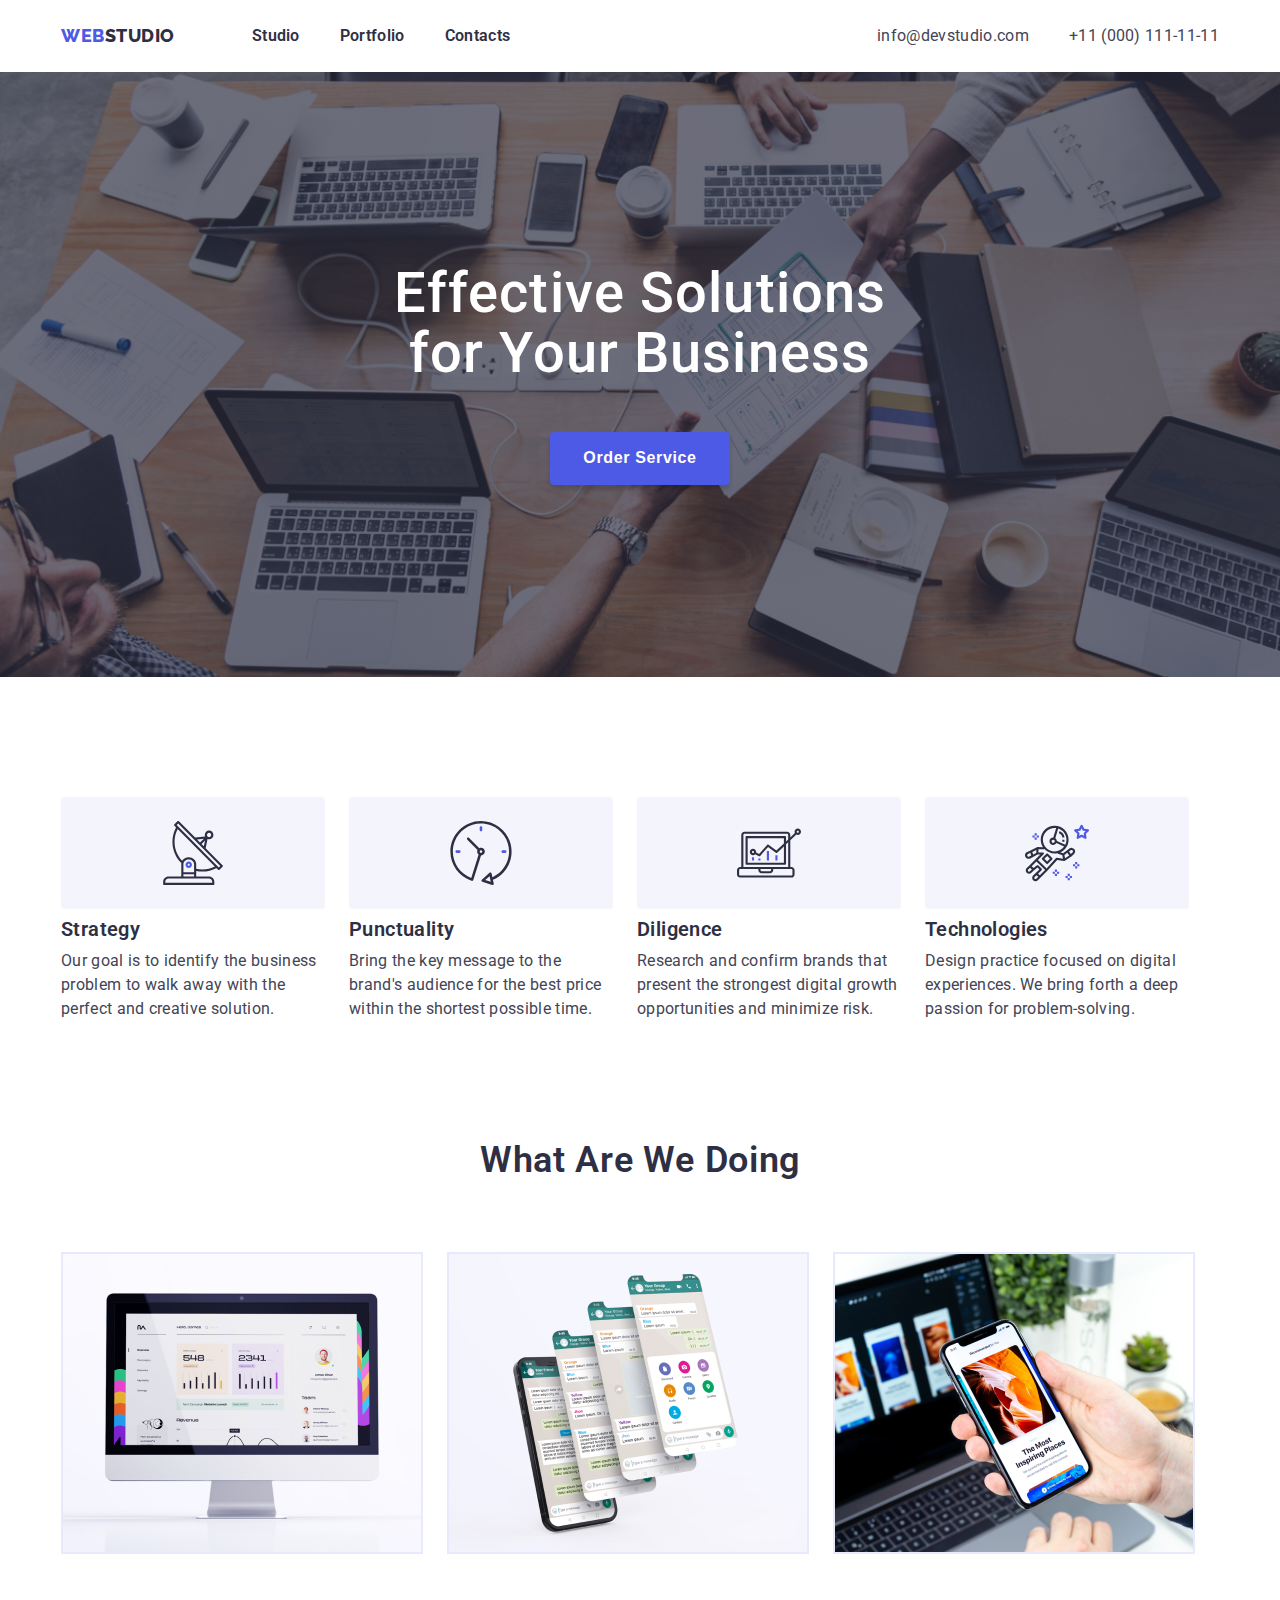
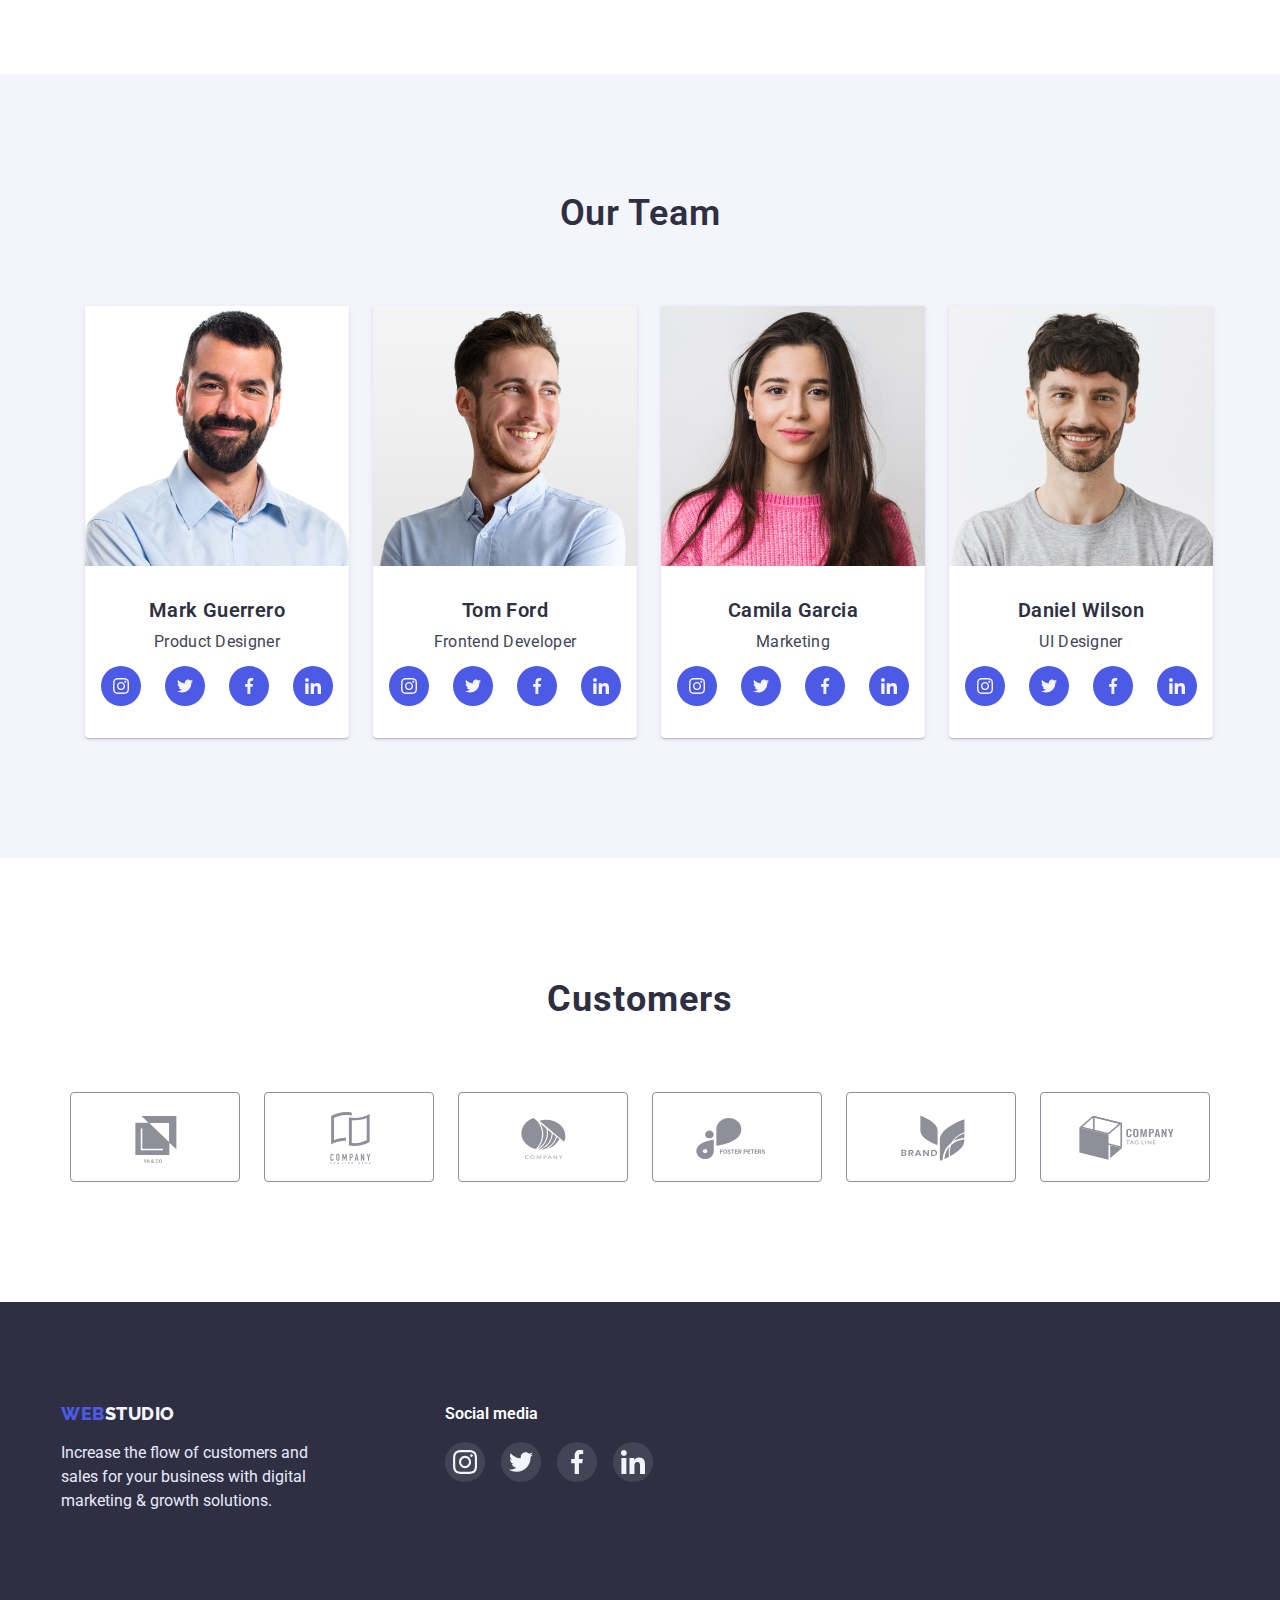
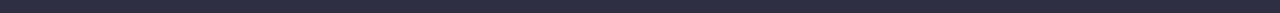
<file: index.html>
<!DOCTYPE html>
<html lang="en">
<head>
    <meta charset="UTF-8"/>
    <meta http-equiv="X-UA-Compatible" content="IE=edge"/>
    <meta name="viewport" content="width=, initial-scale=1.0"/>
    <title>Homework 4.0</title>

    <link 
    rel="stylesheet" 
    href="https://cdnjs.cloudflare.com/ajax/libs/modern-normalize/1.1.0/modern-normalize.min.css" 
    integrity="sha512-wpPYUAdjBVSE4KJnH1VR1HeZfpl1ub8YT/NKx4PuQ5NmX2tKuGu6U/JRp5y+Y8XG2tV+wKQpNHVUX03MfMFn9Q==" 
    crossorigin="anonymous" 
    referrerpolicy="no-referrer" 
    />
    
    <link rel="preconnect" href="https://fonts.googleapis.com"/>
    <link rel="preconnect" href="https://fonts.gstatic.com" crossorigin/>
    <link href="https://fonts.googleapis.com/css2?family=Raleway:wght@800&family=Roboto:wght@400;500;700;900&display=swap" rel="stylesheet"/>

    <link rel="stylesheet" href="./css/styles.css"/>
</head>

<body>
    <!-- HEADER -->
    <header class="header">
        <div class="container header-container">
            <nav class="logo-nav flex">
                <a href="./index.html" class="logo"> 
                    <span class="logo-web">WEB</span>STUDIO
                </a>

                <ul class="header-list list">
                    <li class="header-item"><a class="header-link" href="./index.html">Studio</a></li>
                    <li class="header-item"><a class="header-link" href="./portfolio.html">Portfolio</a></li>
                    <li class="header-item"><a class="header-link" href="#">Contacts</a></li>
                </ul>
            </nav>
            <div class="header-contacts">
                <ul class="header-list-contacts list">
                    <li class="header-item">
                        <a class="header-email link-email" href="mailto:info@devstudio.com">info@devstudio.com</a>
                    </li>
                    <li class="header-item">
                        <a class="header-phone link-phone" href="tel:+11(000)111-11-11">+11 (000) 111-11-11</a>
                    </li>
                </ul>
            </div>
        </div>
    </header>
    <main>
        <!-- HERO -->
        <section class="section hero">
            <div class="container">
                <h1 class="hero-title">Effective Solutions <br /> for Your Business</h1>
                <button class="hero-button button" type="button">Order Service</button> 
            </div>
        </section>
            <!-- FEATURES -->
        <section class="section features">
            <div class="container">
                <h2 class="title" hidden>Features</h2>
                <ul class="features-list flex">
                    <li class="features-list-item">
                        <div class="features-icon-item">
                            <svg class="features-icon antenna">
                                <use href="./images/features-icons.svg#icon-antenna"></use>
                            </svg>
                        </div>
                        <h3 class="features-title">Strategy</h3>
                        <p class="features-text">Our goal is to identify the business problem to walk away with the perfect and creative solution.</p>
                    </li>
                    <li class="features-list-item">
                        <div class="features-icon-item">
                            <svg class="features-icon clock">
                                <use href="./images/features-icons.svg#icon-clock"></use>
                            </svg>
                        </div>
                        <h3 class="features-title">Punctuality</h3>
                        <p class="features-text">Bring the key message to the brand's audience for the best price within the shortest possible time.</p>
                    </li>
                    <li class="features-list-item">
                        <div class="features-icon-item">
                            <svg class="features-icon diagram">
                                <use href="./images/features-icons.svg#icon-diagram"></use>
                            </svg>
                        </div>
                        <h3 class="features-title">Diligence</h3>
                        <p class="features-text">Research and confirm brands that present the strongest digital growth opportunities and minimize risk.</p>
                    </li>
                    <li class="features-list-item">
                        <div class="features-icon-item">
                            <svg class="features-icon astronaut">
                                <use href="./images/features-icons.svg#icon-astronaut"></use>
                            </svg>
                        </div>
                        <h3 class="features-title">Technologies</h3>
                        <p class="features-text">Design practice focused on digital experiences. We bring forth a deep passion for problem-solving.</p>
                    </li>
                </ul>
            </div>
        </section>
            <!-- SERVICE -->
        <section class="section service">
            <div class="container">
                <h2 class="service-title">What are we doing</h2>
                <ul class="service-list flex">
                    <li class="service-img">
                        <img width="360" height="300" src="./images/photo-1.jpg" alt="photo 1">
                    </li>
                    <li class="service-img">
                        <img width="360" height="300" src="./images/photo-2.jpg" alt="photo 2">
                    </li>
                    <li class="service-img">
                        <img width="360" height="300" src="./images/photo-3.jpg" alt="photo 3">
                    </li>
                </ul>
            </div>
        </section>
            <!-- ASIDE -->
        <section class="section aside">
            <div class="container">
                <h2 class="aside-title">Our Team</h2>
                    <ul class="aside-list flex">
                        <li class="aside-item shadow">
                            <img width="264" height="260" src="./images/photo-4.jpg" alt="Mark Guerrero">
                            <div class="card-name">
                                <h3 class="aside-card-name">Mark Guerrero</h3>
                                <p class="aside-card-positions">Product Designer</p>
                                <ul class="aside-soc-list list">
                                    <li class="aside-soc-item">
                                        <a href="#" class="aside-soc-link instagram">
                                            <svg class="aside-icon">
                                                <use href="./images/soc-icons.svg#icon-instagram"></use>
                                            </svg>
                                        </a>
                                    </li>
                                    <li class="aside-soc-item">
                                        <a href="#" class="aside-soc-link twitter">
                                            <svg class="aside-icon">
                                                <use href="./images/soc-icons.svg#icon-twitter"></use>
                                            </svg>
                                        </a>
                                    </li>
                                    <li class="aside-soc-item">
                                        <a href="#" class="aside-soc-link facebook">
                                            <svg class="aside-icon">
                                                <use href="./images/soc-icons.svg#icon-facebook"></use>
                                            </svg>
                                        </a>
                                    </li>
                                    <li class="aside-soc-item">
                                        <a href="#" class="aside-soc-link linkedin">
                                            <svg class="aside-icon">
                                                <use href="./images/soc-icons.svg#icon-linkedin"></use>
                                            </svg>
                                        </a>
                                    </li>
                                </ul>
                            </div>
                        </li>
                        <li class="aside-item">
                            <img width="264" height="260" src="./images/photo-5.jpg" alt="Tom Ford">
                            <div class="card-name">
                                <h3 class="aside-card-name">Tom Ford</h3>
                                <p class="aside-card-positions">Frontend Developer</p>
                                <ul class="aside-soc-list list">
                                    <li class="aside-soc-item">
                                        <a href="#" class="aside-soc-link instagram">
                                            <svg class="aside-icon">
                                                <use href="./images/soc-icons.svg#icon-instagram"></use>
                                            </svg>
                                        </a>
                                    </li>
                                    <li class="aside-soc-item">
                                        <a href="#" class="aside-soc-link twitter">
                                            <svg class="aside-icon">
                                                <use href="./images/soc-icons.svg#icon-twitter"></use>
                                            </svg>
                                        </a>
                                    </li>
                                    <li class="aside-soc-item">
                                        <a href="#" class="aside-soc-link facebook">
                                            <svg class="aside-icon">
                                                <use href="./images/soc-icons.svg#icon-facebook"></use>
                                            </svg>
                                        </a>
                                    </li>
                                    <li class="aside-soc-item">
                                        <a href="#" class="aside-soc-link linkedin">
                                            <svg class="aside-icon">
                                                <use href="./images/soc-icons.svg#icon-linkedin"></use>
                                            </svg>
                                        </a>
                                    </li>
                                </ul>
                            </div>
                        </li>
                        <li class="aside-item">
                            <img width="264" height="260" src="./images/photo-6.jpg" alt="Camila Garcia">
                            <div class="card-name">
                                <h3 class="aside-card-name">Camila Garcia</h3>
                                <p class="aside-card-positions">Marketing</p>
                                <ul class="aside-soc-list list">
                                    <li class="aside-soc-item">
                                        <a href="#" class="aside-soc-link instagram">
                                            <svg class="aside-icon">
                                                <use href="./images/soc-icons.svg#icon-instagram"></use>
                                            </svg>
                                        </a>
                                    </li>
                                    <li class="aside-soc-item">
                                        <a href="#" class="aside-soc-link twitter">
                                            <svg class="aside-icon">
                                                <use href="./images/soc-icons.svg#icon-twitter"></use>
                                            </svg>
                                        </a>
                                    </li>
                                    <li class="aside-soc-item">
                                        <a href="#" class="aside-soc-link facebook">
                                            <svg class="aside-icon">
                                                <use href="./images/soc-icons.svg#icon-facebook"></use>
                                            </svg>
                                        </a>
                                    </li>
                                    <li class="aside-soc-item">
                                        <a href="#" class="aside-soc-link linkedin">
                                            <svg class="aside-icon">
                                                <use href="./images/soc-icons.svg#icon-linkedin"></use>
                                            </svg>
                                        </a>
                                    </li>
                                </ul>
                            </div>
                        </li>
                        <li class="aside-item">
                            <img width="264" height="260" src="./images/photo-7.jpg" alt="Daniel Wilson">
                            <div class="card-name">
                                <h3 class="aside-card-name">Daniel Wilson</h3>
                                <p class="aside-card-positions">UI Designer</p>
                                <ul class="aside-soc-list list">
                                    <li class="aside-soc-item">
                                        <a href="#" class="aside-soc-link instagram">
                                            <svg class="aside-icon">
                                                <use href="./images/soc-icons.svg#icon-instagram"></use>
                                            </svg>
                                        </a>
                                    </li>
                                    <li class="aside-soc-item">
                                        <a href="#" class="aside-soc-link twitter">
                                            <svg class="aside-icon">
                                                <use href="./images/soc-icons.svg#icon-twitter"></use>
                                            </svg>
                                        </a>
                                    </li>
                                    <li class="aside-soc-item">
                                        <a href="#" class="aside-soc-link facebook">
                                            <svg class="aside-icon">
                                                <use href="./images/soc-icons.svg#icon-facebook"></use>
                                            </svg>
                                        </a>
                                    </li>
                                    <li class="aside-soc-item">
                                        <a href="#" class="aside-soc-link linkedin">
                                            <svg class="aside-icon">
                                                <use href="./images/soc-icons.svg#icon-linkedin"></use>
                                            </svg>
                                        </a>
                                    </li>
                                </ul>
                            </div>
                        </li>
                    </ul>
            </div>
        </section>
        <!-- CUSTOMERS -->
        <section class="section customers">
            <h2 class="customers-title">Customers</h2>
            <ul class="customers-list list">
                <li class="customers-item">
                    <a class="customers-logo" href="#">
                        <svg class="customers-link">
                            <use href="./images/customers-logos.svg#icon-Logo-1"></use>
                        </svg>
                    </a>
                </li>
                <li class="customers-item">
                    <a class="customers-logo" href="#">
                        <svg class="customers-link">
                            <use href="./images/customers-logos.svg#icon-Logo-2"></use>
                        </svg>
                    </a>
                </li>
                <li class="customers-item">
                    <a class="customers-logo" href="#">
                        <svg class="customers-link">
                            <use href="./images/customers-logos.svg#icon-Logo-3"></use>
                        </svg>
                    </a>
                </li>
                <li class="customers-item">
                    <a class="customers-logo" href="#">
                        <svg class="customers-link">
                            <use href="./images/customers-logos.svg#icon-Logo-4"></use>
                        </svg>
                    </a>
                </li>
                <li class="customers-item">
                    <a class="customers-logo" href="#">
                        <svg class="customers-link">
                            <use href="./images/customers-logos.svg#icon-Logo-5"></use>
                        </svg>
                    </a>
                </li>
                <li class="customers-item">
                    <a class="customers-logo" href="#">
                        <svg class="customers-link">
                            <use href="./images/customers-logos.svg#icon-Logo-6"></use>
                        </svg>
                    </a>
                </li>
            </ul>
        </section>
    </main>
    <!-- FOOTER -->
    <footer class="footer">
        <div class="container footer-logo">
            <div>
                <a class="logo" href="./index.html"> <span class="logo-web">WEB</span>STUDIO</a>
                <p class="footer-text">Increase the flow of customers and sales for your business with digital marketing & growth solutions.</p>
            </div>    
            <div class="footer-soc-media">
                <p class="footer-soc-position">Social media</p>
                <ul class="footer-item">
                    <li class="footer-link">
                        <a class="footer-soc-link" href="#">
                            <svg class="footer-soc-list instagram">
                                <use href="./images/soc-icons.svg#icon-instagram"></use>
                            </svg>
                        </a>
                    </li>
                    <li class="footer-link">
                        <a class="footer-soc-link" href="#">
                            <svg class="footer-soc-list twitter">
                                <use href="./images/soc-icons.svg#icon-twitter"></use>
                            </svg>
                        </a>
                    </li>
                    <li class="footer-link">
                        <a class="footer-soc-link" href="#">
                            <svg class="footer-soc-list facebook">
                                <use href="./images/soc-icons.svg#icon-facebook"></use>
                            </svg>
                        </a>
                    </li>
                    <li class="footer-link">
                        <a class="footer-soc-link" href="#">
                            <svg class="footer-soc-list linkedin">
                                <use href="./images/soc-icons.svg#icon-linkedin"></use>
                            </svg>
                        </a>
                    </li>
                </ul>
            </div>
        </div>
    </footer>

</body>
</html>
</file>
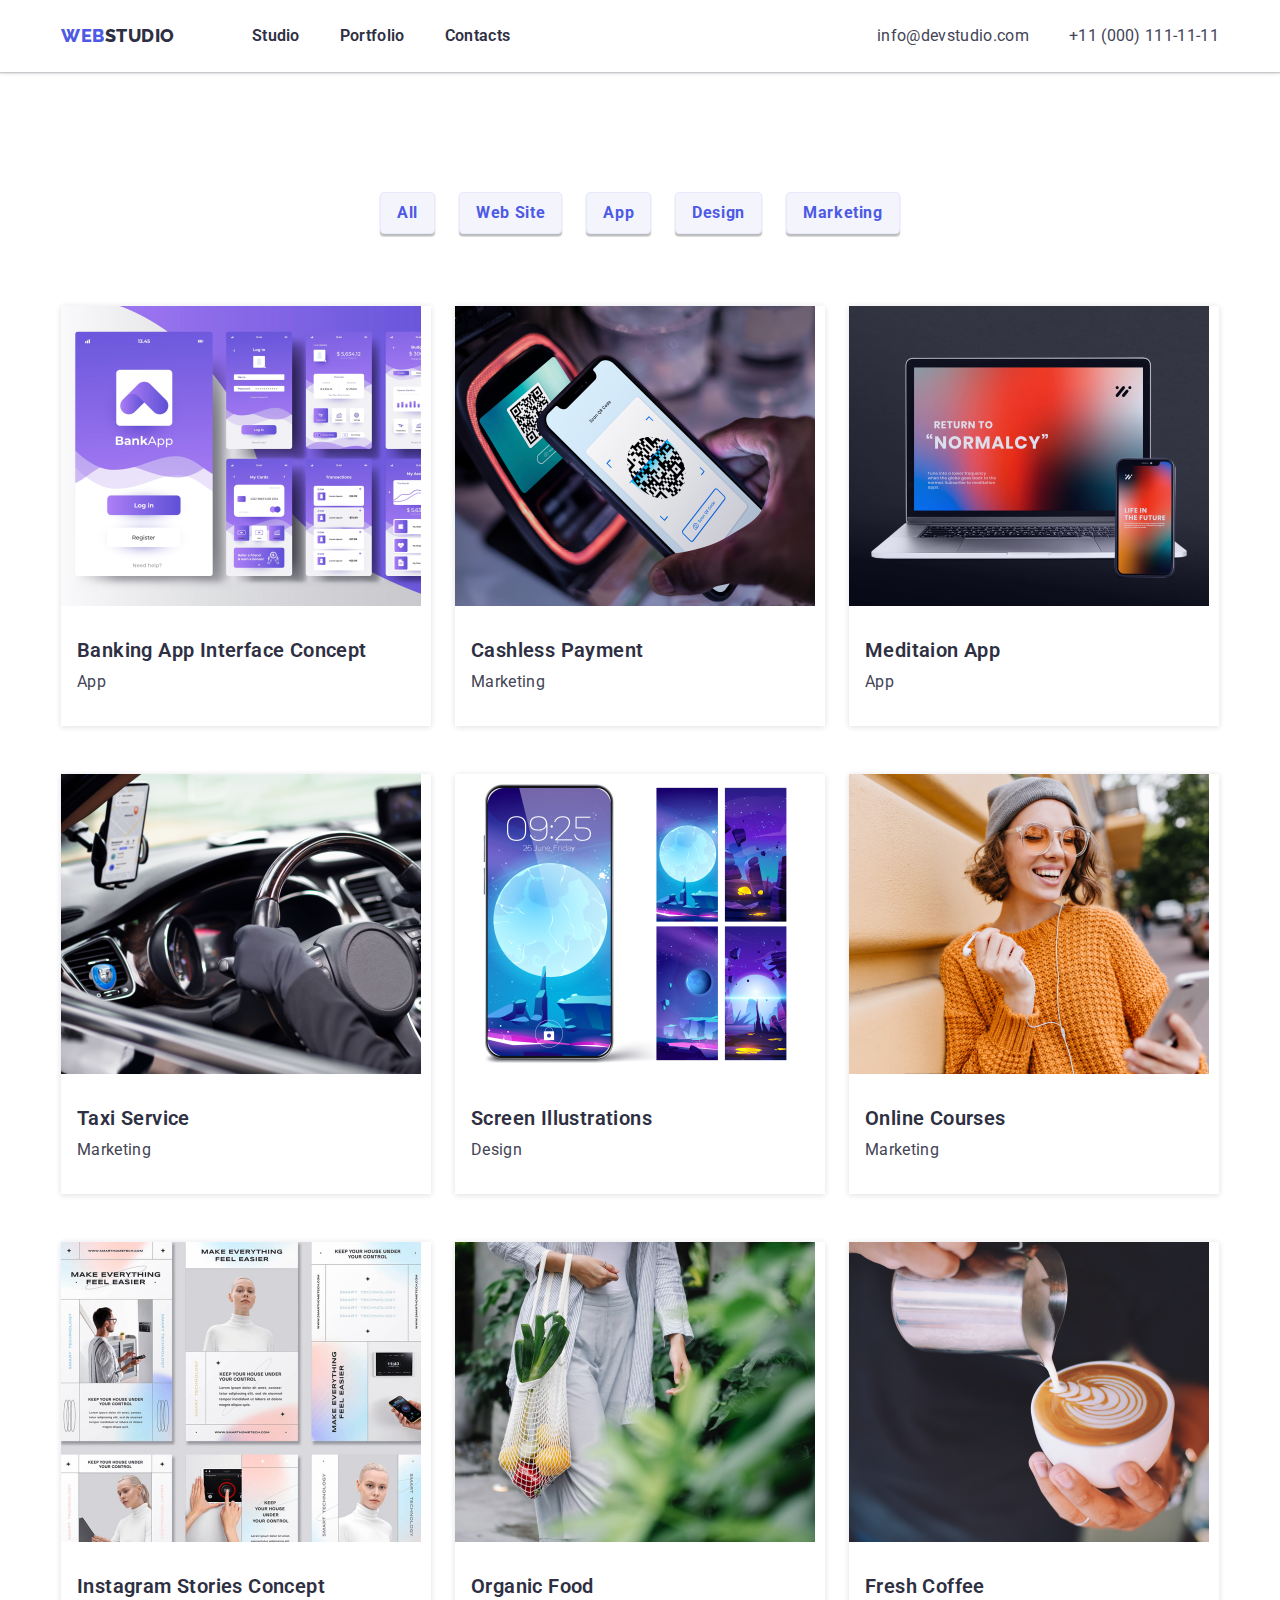
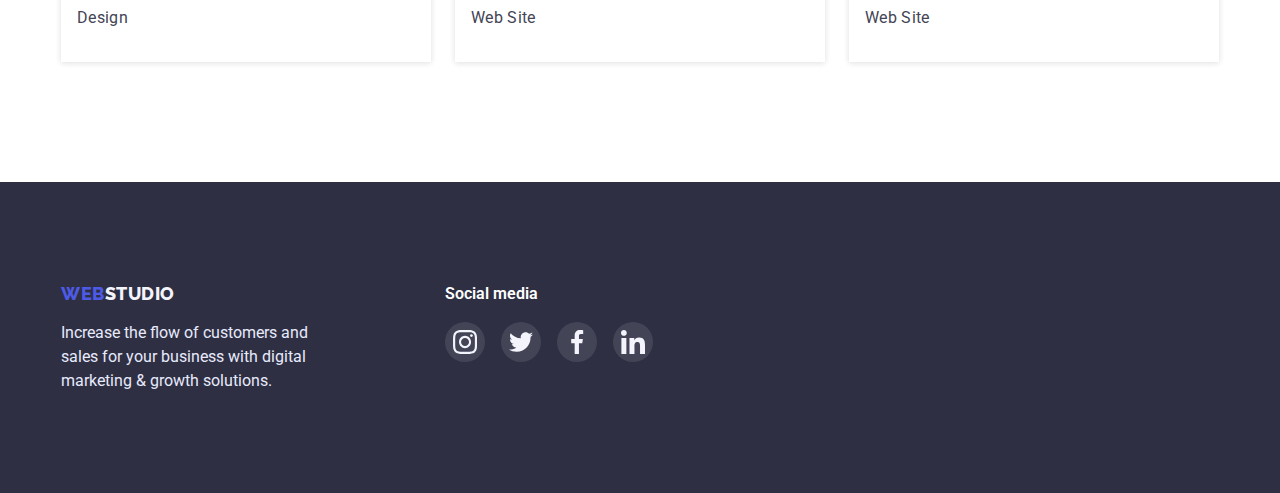
<file: portfolio.html>
<!DOCTYPE html>
<html lang="en">
<head>
    <meta charset="UTF-8"/>
    <meta http-equiv="X-UA-Compatible" content="IE=edge"/>
    <meta name="viewport" content="width=, initial-scale=1.0"/>
    <title>Portfolio</title>

    <link 
    rel="stylesheet" 
    href="https://cdnjs.cloudflare.com/ajax/libs/modern-normalize/1.1.0/modern-normalize.min.css" 
    integrity="sha512-wpPYUAdjBVSE4KJnH1VR1HeZfpl1ub8YT/NKx4PuQ5NmX2tKuGu6U/JRp5y+Y8XG2tV+wKQpNHVUX03MfMFn9Q==" 
    crossorigin="anonymous" 
    referrerpolicy="no-referrer" 
    />
    
    <link rel="preconnect" href="https://fonts.googleapis.com"/>
    <link rel="preconnect" href="https://fonts.gstatic.com" crossorigin/>
    <link href="https://fonts.googleapis.com/css2?family=Raleway:wght@800&family=Roboto:wght@400;500;700;900&display=swap" rel="stylesheet"/>

    <link rel="stylesheet" href="./css/styles.css"/>
</head>

<body>
    <!-- HEADER -->
    <header class="header">
        <div class="container header-container">
            <nav class="logo-nav flex">
                <a href="./index.html" class="logo"> 
                    <span class="logo-web">WEB</span>STUDIO
                </a>

                <ul class="header-list list">
                    <li class="header-item"><a class="header-link" href="./index.html">Studio</a></li>
                    <li class="header-item"><a class="header-link" href="./portfolio.html">Portfolio</a></li>
                    <li class="header-item"><a class="header-link" href="#">Contacts</a></li>
                </ul>
            </nav>
            <div class="header-contacts">
                <ul class="header-list-contacts list">
                    <li class="header-item">
                        <a class="header-email link-email" href="mailto:info@devstudio.com">info@devstudio.com</a>
                    </li>
                    <li class="header-item">
                        <a class="header-phone link-phone" href="tel:+11(000)111-11-11">+11 (000) 111-11-11</a>
                    </li>
                </ul>
            </div>
    </header>
    <main>
        <section class="section portfolio-hero">
            <!-- PORTFOLIO-HERO -->
            <div class="container">
                <h1 class="visually-hidden">Portfolio</h1>
                <ul class="filter list">
                    <li class="portfolio-buttons"><button type="button" class="btn">All</button></li>
                    <li class="portfolio-buttons"><button type="button" class="btn">Web Site</button></li>
                    <li class="portfolio-buttons"><button type="button" class="btn">App</button></li>
                    <li class="portfolio-buttons"><button type="button" class="btn">Design</button></li>
                    <li class="portfolio-buttons"><button type="button" class="btn">Marketing</button></li>
                </ul>
            <!-- BENEFITS -->
                <ul class="benefits-list list">
                    <li class="benefits-list-item">
                        <a class="benefits-link link" href="">
                        <img width="360" height="300" src="./images/photo-8.jpg" alt="Banking App">
                        <div class="info">
                            <h3 class="benefits-title">Banking App Interface Concept</h3>
                            <p class="benefits-text">App</p>
                        </div>
                        </a>
                    </li>
                    <li class="benefits-list-item">
                        <a class="benefits-link link" href="">
                        <img width="360" height="300" src="./images/photo-16.jpg" alt="Cashless Payment">
                        <div class="info">
                            <h3 class="benefits-title">Cashless Payment</h3>
                            <p class="benefits-text">Marketing</p>
                        </div>
                        </a>
                    </li>
                    <li class="benefits-list-item">
                        <a class="benefits-link link" href="">
                        <img width="360" height="300" src="./images/photo-9.jpg" alt="Maditation App">
                        <div class="info">
                            <h3 class="benefits-title">Meditaion App</h3>
                            <p class="benefits-text">App</p>
                        </div>
                        </a>
                    </li>
                    <li class="benefits-list-item">
                        <a class="benefits-link link" href="">
                        <img width="360" height="300" src="./images/photo-10.jpg" alt="Taxi Service">
                        <div class="info">
                            <h3 class="benefits-title">Taxi Service</h3>
                            <p class="benefits-text">Marketing</p>
                        </div>
                        </a>
                    </li>
                    <li class="benefits-list-item">
                        <a class="benefits-link link" href="">
                        <img width="360" height="300" src="./images/photo-11.jpg" alt="Screen Illustrations">
                        <div class="info">
                            <h3 class="benefits-title">Screen Illustrations</h3>
                            <p class="benefits-text">Design</p>
                        </div>
                        </a>
                    </li>
                    <li class="benefits-list-item">
                        <a class="benefits-link link" href="">
                        <img width="360" height="300" src="./images/photo-12.jpg" alt="Online Courses">
                        <div class="info">
                            <h3 class="benefits-title">Online Courses</h3>
                            <p class="benefits-text">Marketing</p>
                        </div>
                        </a>
                    </li>
                    <li class="benefits-list-item">
                        <a class="benefits-link link" href="">
                        <img width="360" height="300" src="./images/photo-13.jpg" alt="Instagram Stories Concept">
                        <div class="info">
                            <h3 class="benefits-title">Instagram Stories Concept</h3>
                            <p class="benefits-text">Design</p>
                        </div>
                        </a>
                    </li>
                    <li class="benefits-list-item">
                        <a class="benefits-link link" href="">
                        <img width="360" height="300" src="./images/photo-14.jpg" alt="Organic Food">
                        <div class="info">
                            <h3 class="benefits-title">Organic Food</h3>
                            <p class="benefits-text">Web Site</p>
                        </div>
                        </a>
                    </li>
                    <li class="benefits-list-item">
                        <a class="benefits-link link" href="">
                        <img width="360" height="300" src="./images/photo-15.jpg" alt="Maditation App">
                        <div class="info">
                            <h3 class="benefits-title">Fresh Coffee</h3>
                            <p class="benefits-text">Web Site</p>
                        </div>
                        </a>
                    </li>
                </ul>
            </div>
        </section>
    </main>
    <!-- FOOTER -->
    <footer class="footer">
        <div class="container footer-logo">
            <div>
                <a class="logo" href="./index.html"> <span class="logo-web">WEB</span>STUDIO</a>
                <p class="footer-text">Increase the flow of customers and sales for your business with digital marketing & growth solutions.</p>
            </div>    
            <div class="footer-soc-media">
                <p class="footer-soc-position">Social media</p>
                <ul class="footer-item">
                    <li class="footer-link">
                        <a class="footer-soc-link" href="#">
                            <svg class="footer-soc-list instagram">
                                <use href="./images/soc-icons.svg#icon-instagram"></use>
                            </svg>
                        </a>
                    </li>
                    <li class="footer-link">
                        <a class="footer-soc-link" href="#">
                            <svg class="footer-soc-list twitter">
                                <use href="./images/soc-icons.svg#icon-twitter"></use>
                            </svg>
                        </a>
                    </li>
                    <li class="footer-link">
                        <a class="footer-soc-link" href="#">
                            <svg class="footer-soc-list facebook">
                                <use href="./images/soc-icons.svg#icon-facebook"></use>
                            </svg>
                        </a>
                    </li>
                    <li class="footer-link">
                        <a class="footer-soc-link" href="#">
                            <svg class="footer-soc-list linkedin">
                                <use href="./images/soc-icons.svg#icon-linkedin"></use>
                            </svg>
                        </a>
                    </li>
                </ul>
            </div>
        </div>
    </footer>

</body>
</html>
</file>
<file: css/styles.css>
:root {
    --primary-text-color: #434455;
    --title-text-color: #2E2F42;
    --logo-color: #4D5AE5;
    --primary-bg-color: #FFFFFF;
    --light-bg-color: #F4F4FD;
    --accent-color: #E7E9FC;
    --subtle-text-color: #8E8F99;
}

h1,
h2,
h3,
h4,
h5,
h6,
p,
ul {
    padding: 0;
    margin: 0;
}

.section{
    padding-top: 120px;
    padding-bottom: 120px;
}

body {
    font-family: "Roboto", sans-serif;
    margin: 0;
    background-color: var(--primary-bg-color);
}

html {
    box-sizing: border-box;
}

img {
    display: block;
}

::before,
::after {
    box-sizing: border-box;
}

.container {
    max-width: 1158px;
    margin: 0 auto;
    padding-left: 15px;
    padding-right: 15px;
}

ul {
    list-style: none;
    padding-left: 0;
    margin: 0;
}

/* .list {
    list-style: none;
    margin: 0;
    padding: 0;
} */

.flex {
    display: flex;
}

.link {
    text-decoration: none;
}

/* ____HEADER____ */

.header {
    padding-top: 24px;
    padding-bottom: 24px;
    box-shadow: 0px 2px 1px rgba(46, 47, 66, 0.08), 0px 1px 1px rgba(46, 47, 66, 0.16), 0px 1px 6px rgba(46, 47, 66, 0.08);
}

.header-list {
    display: flex;
    gap: 40px;
}

.logo-nav {
    display: flex;
    align-items: center;
}

.logo {
    font-family: 'Raleway';
    font-weight: 800;
    font-size: 18px;
    line-height: 1.33;
    letter-spacing: 0.03em;
    text-transform: uppercase;
    text-decoration: none;
    color: var(--title-text-color);
    margin-right: 77px;
}

.logo-web {
    font-family: 'Raleway';
    font-weight: 800;
    font-size: 18px;
    line-height: 1.3;
    letter-spacing: 0.03em;
    color: var(--logo-color);
}

/* .header-list .header-item:not(:last-child) {
    margin-right: 40px;
} */

.header .container {
    display: flex;
    align-items: center;
    justify-content: space-between;
}

.header-link {
    display: block;
    font-weight: 600;
    font-size: 16px;
    line-height: 1.5;
    letter-spacing: 0.02em;
    text-decoration: none;
    color: var(--title-text-color);
}

.header-link:hover,
.header-link:focus {
    color: var(--primary-text-color);
}

.header-link:active {
    color: var(--logo-color);
}

.header-list-contacts .header-item + .header-item {
    margin-left: 40px;
}

/* Header List Contacts */



.header-list-contacts {
    display: flex;
    margin-left: auto;
}

.header-email.link-email,
.header-phone.link-phone {
    font-size: 16px;
    line-height: 1.5;
    letter-spacing: 0.02em;
    text-decoration: none;
    color: var(--primary-text-color);
    
}

.header-email:hover,
.header-email:focus,
.header-phone:hover,
.header-phone:focus {
    color: var(--logo-color);
}

 /* .header-list-contacts .header-item {
    margin-left: 40px;
} */

/* ___HERO SECTION___ */

h1 {
    font-weight: 600;
    font-size: 56px;
    line-height: 1.2;
    letter-spacing: 0.02em;
    color: var(--primary-bg-color);
    /* background-color: var(--title-text-color); */
}

.hero {
    max-width: 1440px;
    background: var(--title-text-color);
    background-image: linear-gradient(rgba(46, 47, 66, 0.7), rgba(46, 47, 66, 0.7)), 
        url(../images/hero-img.jpg);
    background-size: cover;
    text-align: center;
    margin: 0 auto;
    padding-top: 192px;
    padding-bottom: 192px;
}

.hero-title {
    margin: 0;
    margin-bottom: 48px;
    padding: 0;
    font-size: 56px;
    font-weight: 500;
    color: var(--primary-bg-color);
    line-height: 1.07;
}

.hero-container {
}


.hero-button {
    background-color: var(--logo-color);
    color: var(--primary-bg-color);
    font-weight: 600;
    font-size: 16px;
    line-height: 1.18;
    letter-spacing: 0.04em;
    display: block;
    cursor: pointer;
    margin: 0 auto;
    padding: 16px 32px;
    border: 1px solid transparent;
    box-shadow: 0px 4px 4px rgba(0, 0, 0, 0.15);
    border-radius: 4px;
}

.hero-button:hover,
.hero-button:focus {
    background-color: var(--logo-color);
    color: var(--primary-bg-color);
}

.hero-button:active {
    background-color: #404BBF;
    color: var(--primary-bg-color);
}

/* <!-- FEATURES --> */

.features {
    padding-bottom: 0;
}

.features-list {
}

.features .features-list-item {
    width: 264px;
}

.features .features-list-item:not(:last-child) {
    margin-right: 24px;
}

.features .features-title {
    margin-bottom: 8px;
}

.features-title {
    font-weight: 600;
    font-size: 20px;
    line-height: 1.2;
    letter-spacing: 0.02em;
    color: var(--title-text-color);
}

.features-text {
    font-weight: 400;
    font-size: 16px;
    line-height: 1.5;
    letter-spacing: 0.02em;
    color: var(--primary-text-color);
}

.features-icon-item {
    width: 264px;
    height: 112px;
    background-color: var(--light-bg-color);
    margin-bottom: 8px;
    border-radius: 4px;
    display: flex;
    align-items: center;
    justify-content: center;
}

.features-icon {
    width: 64px;
    height: 64px;
}

/* <!-- SERVICE --> */

.section .service {
}

.service-title {
    font-weight: 600;
    font-size: 36px;
    line-height: 1.1;
    letter-spacing: 0.02em;
    text-transform: capitalize;
    color: var(--title-text-color);
    margin-bottom: 72px;
    text-align: center;
}

.service .service-img {
    border: 1px solid var(--accent-color);
}

.service .service-img + .service-img {
    margin-left: 24px;
}

.service-list {
}

.service-img {
}

/* <!-- ASIDE --> */

.aside {
    background-color: var(--light-bg-color);
}

.aside-title {
    font-weight: 600;
    font-size: 36px;
    line-height: 1.1;
    letter-spacing: 0.02em;
    text-transform: capitalize;
    text-align: center;
    margin-bottom: 72px;
    color: var(--title-text-color);
}

.aside .aside-item {
    background-color: var(--primary-bg-color);
    box-shadow: 0px 1px 6px rgba(46, 47, 66, 0.08), 0px 1px 1px rgba(46, 47, 66, 0.16), 0px 2px 1px rgba(46, 47, 66, 0.08);
    border-radius: 0px 0px 4px 4px;
    margin-left: 24px;
}

.aside .aside-item:last-child {
    margin-right: 0;
}

.aside-list {
}

.card-name {
    padding: 32px 16px;
    display: block;
    text-align: center;
}

.aside-card-name {
    font-weight: 600;
    font-size: 20px;
    line-height: 1.2;
    letter-spacing: 0.02em;
    color: var(--title-text-color);
}

.aside-card-positions {
    font-size: 16px;
    line-height: 1.5;
    letter-spacing: 0.02em;
    color: var(--primary-text-color);
}

.card-name .aside-card-name {
    margin-bottom: 8px;
}

.aside-soc-list {
    display: flex;
    align-items: center;
    margin-top: 12px;
}

.aside-soc-item {
    width: 40px;
    height: 40px;
    margin-right: 24px;
}

.aside-soc-item:last-child {
    margin-right: 0;
}

.aside-soc-link {
    width: 100%;
    height: 100%;
    display: flex;
    align-items: center;
    justify-content: center;
    border-radius: 50%;
    background-color: var(--logo-color);
}

.aside-soc-link:hover,
.aside-soc-link:focus {
    background: #404BBF;
}

.aside-icon {
    width: 16px;
    height: 16px;
    fill: currentColor;
}

/* <---CUSTOMERS---> */

.customers {
    margin: 0;
    padding-top: 120px;
    padding-bottom: 120px;
}

.customers-title {
    font-weight: 700;
    font-size: 36px;
    line-height: 42px;
    text-align: center;
    letter-spacing: 0.03em;
    color: var(--title-text-color);
    margin-bottom: 72px;
}

.customers-list {
    display: flex;
    margin: 0;
    padding: 0;
    justify-content: center;
}

.customers-item {
    width: 168px;
    height: 88px;
    margin-right: 24px; 
    border-radius: 4px;
    border: 1px solid var(--subtle-text-color);
}

.customers-item:last-child {
    margin-right: 0;
}

.customers-link {
    width: 104px;
    height: 56px;
    display: block;
}

.customers-logo {
    width: 100%;
    height: 100%;
    border-radius: 4px;
    display: flex;
    align-items: center;
    justify-content: center;
    color:  var(--subtle-text-color);
    border:var(--subtle-text-color); 
}

.customers-logo:hover,
.customers-logo:focus {
    color: var(--logo-color);
    border: 1px solid var(--logo-color);
}

.customers-link {
    fill:currentColor;
}

/* ______ FOOTER ________  */

.footer {
    padding-top: 100px;
    padding-bottom: 100px;
    background-color: var(--title-text-color);
}

.footer-logo {
    display: flex;
} 

.footer .logo {
    display: block;
    color: var(--light-bg-color);
    line-height: 1.17;
    margin-bottom: 16px;
}

.footer-text {
    color: var(--accent-color);
    line-height: 1.5;
    max-width: 264px;
    margin: 0;
}

.footer-soc-media {
    margin-left: 120px;
}

.footer-soc-position {
    font-weight: 600;
    font-size: 16px;
    line-height: 24px;
    margin: 0;
    margin-bottom: 16px;
    color: var(--primary-bg-color);
}

.footer-item {
    display: flex;
    padding: 0;
    margin: 0;
}

.footer-link {
    width: 40px;
    height: 40px;
    margin: 0;
    margin-right: 16px;
}

.footer-soc-link:hover{
    background: #31D0AA;
}

.footer-soc-link:focus{
    background: #31D0AA;
}

.footer-link:last-child {
    margin: 0;
}

.footer-soc-link {
    width: 100%;
    height: 100%;
    display: flex;
    align-items: center;
    justify-content: center;
    border-radius: 50%;
    background: rgba(255, 255, 255, 0.1); 
}

.footer-soc-list {
    width: 24px;
    height: 24px;
    display: flex;
}

/* PORTFOLIO.HTML */

/* __Portfolio__ */

.section .portfolio-hero {
    padding-top: 96px;
}

.visually-hidden {
    position: absolute;
    white-space: nowrap;
    width: 1px;
    height: 1px;
    overflow: hidden;
    border: 0;
    padding: 0;
    clip: rect(0 0 0 0);
    clip-path: inset(50%);
    margin: -1px;
}

.filter {
    display: flex;
    justify-content: center;
    margin-bottom: 72px;
}

.filter .portfolio-buttons + .portfolio-buttons{
    margin-left: 24px;
}

.btn {
    font-family: inherit;
    font-weight: 700;
    font-size: 16px;
    line-height: 1.5;
    border: 1px solid var(--accent-color);
    border-radius: 4px;
    display: flex;
    letter-spacing: 0.04em;
    background: var(--light-bg-color);
    cursor: pointer;
    padding: 8px 16px;
    color: var(--logo-color);
    box-shadow: 0px 3px 1px rgb(0 0 0 / 10%), 0px 2px 1px rgb(0 0 0 / 8%), 0px 2px 2px rgb(0 0 0 / 12%);    
    margin: 0;

}

.btn:hover,
.btn:focus{
      color: var(--primary-bg-color);
      background-color: var(--logo-color);
      border: 1px solid transparent; 
}

.btn:active{
    background-color: #404bbf;
}

/* ___Benefits___ */


.benefits-list {
    display: flex;
    flex-wrap: wrap;
    padding: 0;
    margin: 0;
}

.benefits-list-item {
    width: calc( (100% - 48px) / 3);
    margin-bottom: 48px;
    /* border: 0.5px solid var(--light-bg-color); */
    box-shadow: 0px 1px 6px rgba(46, 47, 66, 0.08);
}

.benefits-list-item:not(:nth-child(3n)) {
    margin-right: 24px;
}

.benefits-list-item:nth-last-child(-n+3) {
    margin-bottom: 0;
}

.benefits-link {
    display: block;
    box-shadow: 0px 1px 6px rgba(46, 47, 66, 0.08);
}

.benefits-link:hover,
.benefits-link:focus {
    box-shadow: 0px 1px 6px rgba(46, 47, 66, 0.08), 0px 1px 1px rgba(46, 47, 66, 0.16), 0px 2px 1px rgba(46, 47, 66, 0.08); 
}

.info {
    padding-top: 32px;
    padding-bottom: 32px;
    padding-left: 16px;
    padding-right: 16px;
    border-top: none;
}

.info .benefits-title {
    margin-bottom: 8px;
}

/* .benefits-item-text {
    font-size: 16px;
    line-height: 1.5;
    letter-spacing: 0.02em;
    color: var(--light-bg-color);
} */

.benefits-title {
    font-weight: 600;
    font-size: 20px;
    line-height: 1.2;
    letter-spacing: 0.02em;
    color: var(--title-text-color);
}

.benefits-text {
    font-size: 16px;
    line-height: 1.5;
    letter-spacing: 0.02em;
    color: var(--primary-text-color);
}
</file>
